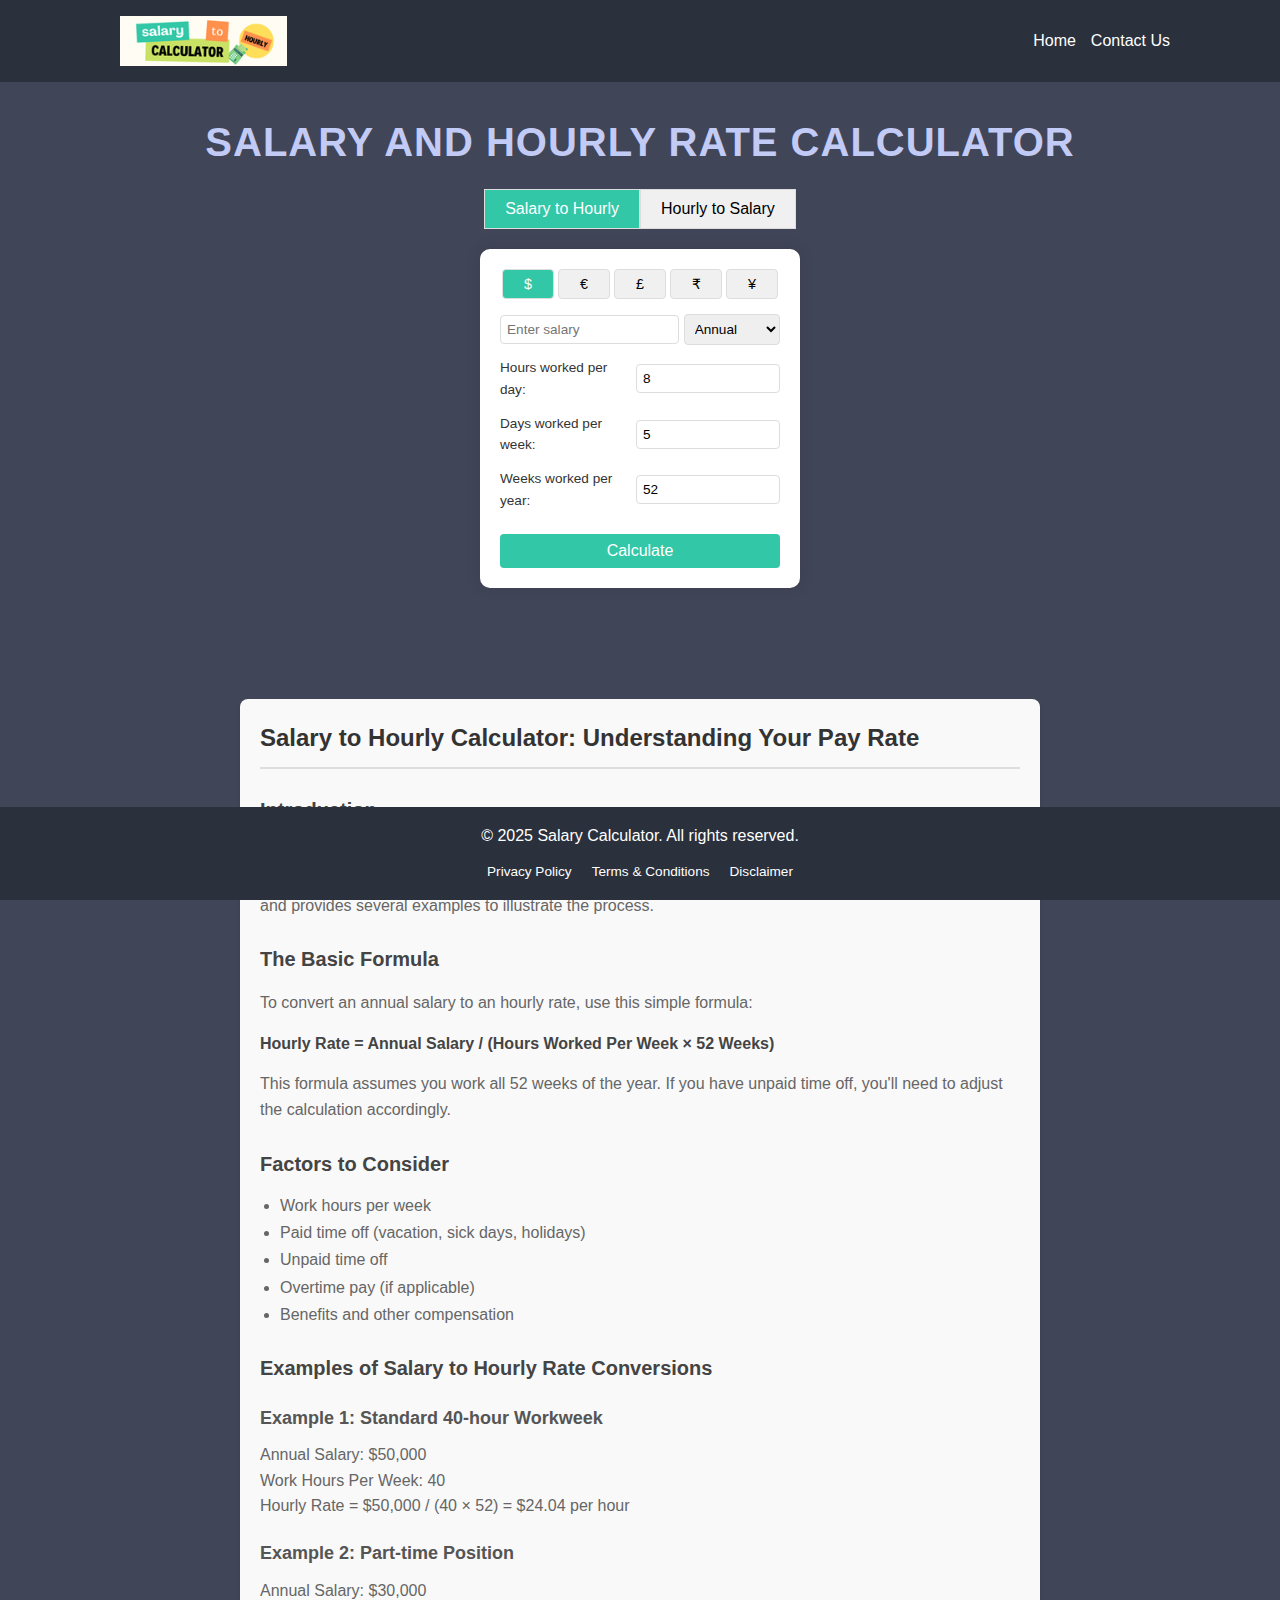
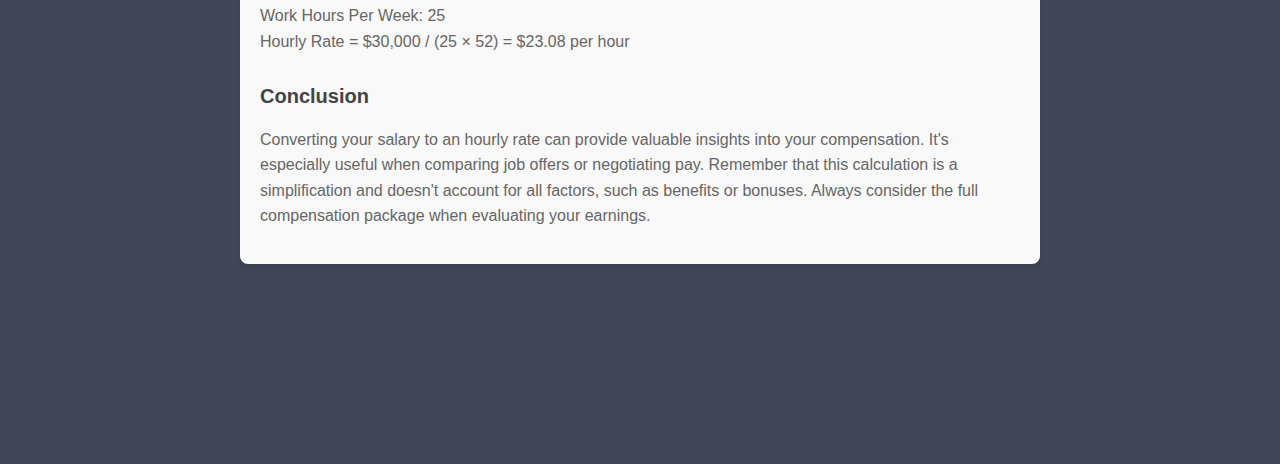
<file: index.html>
<!DOCTYPE html>
<html lang="en">
<head>
    <meta charset="UTF-8">
    <meta name="viewport" content="width=device-width, initial-scale=1.0">
    <title>Salary and Hourly Rate Calculator</title>
    <link rel="stylesheet" href="style.css">
</head>
<body>

<header>
    <div class="container-box">
        <div class="header-left">
            <img src="Salary to Hourly Calculator.png" alt="Logo" class="logo">
        </div>
        <div class="header-right">
            <nav>
                <ul class="menu">
                    <li><a href="index.html">Home</a></li>
                    <li><a href="https://wereviewaitools.com">Contact Us</a></li>
                    <!-- Add more menu items here -->
                </ul>
            </nav>
        </div>
    </div>
</header>


<div class="main-content">
    <h1 class="main-heading">Salary and Hourly Rate Calculator</h1>

    <div class="calculator-toggle">
        <button id="salaryToHourlyBtn" class="active">Salary to Hourly</button>
        <button id="hourlyToSalaryBtn">Hourly to Salary</button>
    </div>

    <div id="salaryToHourlyCalculator" class="calculator-container">
        <div class="calculator">
            <div class="currency-buttons">
                <button class="currency active" data-currency="$">$</button>
                <button class="currency" data-currency="€">€</button>
                <button class="currency" data-currency="£">£</button>
                <button class="currency" data-currency="₹">₹</button>
                <button class="currency" data-currency="¥">¥</button>
            </div>
            <div class="form-group salary-input">
                <input type="number" id="salary" placeholder="Enter salary">
                <select id="salaryType">
                    <option value="annual">Annual</option>
                    <option value="monthly">Monthly</option>
                    <option value="weekly">Weekly</option>
                    <option value="daily">Daily</option>
                </select>
            </div>
            <div class="form-group">
                <label for="hoursPerDay">Hours worked per day:</label>
                <input type="number" id="hoursPerDay" value="8">
            </div>
            <div class="form-group">
                <label for="daysPerWeek">Days worked per week:</label>
                <input type="number" id="daysPerWeek" value="5">
            </div>
            <div class="form-group">
                <label for="weeksPerYear">Weeks worked per year:</label>
                <input type="number" id="weeksPerYear" value="52">
            </div>
            <button id="calculateBtn" onclick="calculateSalaryToHourly()">Calculate</button>
            <div id="salaryToHourlyResult"></div>
        </div>
    </div>

    <div id="hourlyToSalaryCalculator" class="calculator-container" style="display: none;">
        <div class="calculator">
            <div class="currency-buttons">
                <button class="currency active" data-currency="$">$</button>
                <button class="currency" data-currency="€">€</button>
                <button class="currency" data-currency="£">£</button>
                <button class="currency" data-currency="₹">₹</button>
                <button class="currency" data-currency="¥">¥</button>
            </div>
            <div class="form-group hourly-input">
                <input type="number" id="hourlyRate" placeholder="Enter hourly rate">
            </div>
            <div class="form-group">
                <label for="hoursPerDayHourly">Hours worked per day:</label>
                <input type="number" id="hoursPerDayHourly" value="8">
            </div>
            <div class="form-group">
                <label for="daysPerWeekHourly">Days worked per week:</label>
                <input type="number" id="daysPerWeekHourly" value="5">
            </div>
            <div class="form-group">
                <label for="weeksPerYearHourly">Weeks worked per year:</label>
                <input type="number" id="weeksPerYearHourly" value="52">
            </div>
            <button id="calculateHourlyToSalaryBtn" onclick="calculateHourlyToSalary()">Calculate</button>
            <div id="hourlyToSalaryResult"></div>
        </div>
    </div>

    <div class="info-container">
    <h2>Salary to Hourly Calculator: Understanding Your Pay Rate</h2>
    
    <h3>Introduction</h3>
    <p>Understanding how your annual salary translates to an hourly rate is crucial for budgeting, comparing job offers, or negotiating compensation. This guide explains how to convert a yearly salary to an hourly wage and provides several examples to illustrate the process.</p>
    
    <h3>The Basic Formula</h3>
    <p>To convert an annual salary to an hourly rate, use this simple formula:</p>
    <p><strong>Hourly Rate = Annual Salary / (Hours Worked Per Week × 52 Weeks)</strong></p>
    <p>This formula assumes you work all 52 weeks of the year. If you have unpaid time off, you'll need to adjust the calculation accordingly.</p>
    
    <h3>Factors to Consider</h3>
    <ul>
        <li>Work hours per week</li>
        <li>Paid time off (vacation, sick days, holidays)</li>
        <li>Unpaid time off</li>
        <li>Overtime pay (if applicable)</li>
        <li>Benefits and other compensation</li>
    </ul>
    
    <h3>Examples of Salary to Hourly Rate Conversions</h3>
    <h4>Example 1: Standard 40-hour Workweek</h4>
    <p>Annual Salary: $50,000<br>
    Work Hours Per Week: 40<br>
    Hourly Rate = $50,000 / (40 × 52) = $24.04 per hour</p>
    
    <h4>Example 2: Part-time Position</h4>
    <p>Annual Salary: $30,000<br>
    Work Hours Per Week: 25<br>
    Hourly Rate = $30,000 / (25 × 52) = $23.08 per hour</p>
    
    <h3>Conclusion</h3>
    <p>Converting your salary to an hourly rate can provide valuable insights into your compensation. It's especially useful when comparing job offers or negotiating pay. Remember that this calculation is a simplification and doesn't account for all factors, such as benefits or bonuses. Always consider the full compensation package when evaluating your earnings.</p>
</div>
</div>

 



<script>
let selectedCurrency = '$';

document.addEventListener('DOMContentLoaded', function() {
    const salaryToHourlyBtn = document.getElementById('salaryToHourlyBtn');
    const hourlyToSalaryBtn = document.getElementById('hourlyToSalaryBtn');
    const salaryToHourlyCalculator = document.getElementById('salaryToHourlyCalculator');
    const hourlyToSalaryCalculator = document.getElementById('hourlyToSalaryCalculator');

    salaryToHourlyBtn.addEventListener('click', function() {
        salaryToHourlyBtn.classList.add('active');
        hourlyToSalaryBtn.classList.remove('active');
        salaryToHourlyCalculator.style.display = 'block';
        hourlyToSalaryCalculator.style.display = 'none';
    });

    hourlyToSalaryBtn.addEventListener('click', function() {
        hourlyToSalaryBtn.classList.add('active');
        salaryToHourlyBtn.classList.remove('active');
        hourlyToSalaryCalculator.style.display = 'block';
        salaryToHourlyCalculator.style.display = 'none';
    });

    document.querySelectorAll('.currency').forEach(button => {
        button.addEventListener('click', function() {
            document.querySelectorAll('.currency.active').forEach(activeButton => {
                activeButton.classList.remove('active');
            });
            this.classList.add('active');
            selectedCurrency = this.dataset.currency;
        });
    });
});

function calculateSalaryToHourly() {
    const salary = parseFloat(document.getElementById('salary').value);
    const salaryType = document.getElementById('salaryType').value;
    const hoursPerDay = parseFloat(document.getElementById('hoursPerDay').value);
    const daysPerWeek = parseFloat(document.getElementById('daysPerWeek').value);
    const weeksPerYear = parseFloat(document.getElementById('weeksPerYear').value);

    let hourlyWage;
    switch(salaryType) {
        case 'annual':
            hourlyWage = salary / (weeksPerYear * daysPerWeek * hoursPerDay);
            break;
        case 'monthly':
            hourlyWage = (salary * 12) / (weeksPerYear * daysPerWeek * hoursPerDay);
            break;
        case 'weekly':
            hourlyWage = salary / (daysPerWeek * hoursPerDay);
            break;
        case 'daily':
            hourlyWage = salary / hoursPerDay;
            break;
    }

    const weeklyWage = hourlyWage * hoursPerDay * daysPerWeek;
    const monthlyWage = weeklyWage * 4;
    const annualWage = monthlyWage * 12;

    const result = document.getElementById('salaryToHourlyResult');
    result.innerHTML = `
        <p><strong>Hourly Pay:</strong> ${selectedCurrency}${hourlyWage.toFixed(2)}</p>
        <p><strong>Weekly Pay:</strong> ${selectedCurrency}${weeklyWage.toFixed(2)}</p>
        <p><strong>Monthly Pay:</strong> ${selectedCurrency}${monthlyWage.toFixed(2)}</p>
        <p><strong>Annual Pay:</strong> ${selectedCurrency}${annualWage.toFixed(2)}</p>
    `;
    result.style.display = 'block';
}

function calculateHourlyToSalary() {
    const hourlyRate = parseFloat(document.getElementById('hourlyRate').value);
    const hoursPerDay = parseFloat(document.getElementById('hoursPerDayHourly').value);
    const daysPerWeek = parseFloat(document.getElementById('daysPerWeekHourly').value);
    const weeksPerYear = parseFloat(document.getElementById('weeksPerYearHourly').value);

    const weeklyPay = hourlyRate * hoursPerDay * daysPerWeek;
    const monthlyPay = weeklyPay * 4;
    const annualPay = weeklyPay * weeksPerYear;

    const result = document.getElementById('hourlyToSalaryResult');
    result.innerHTML = `
        <p><strong>Weekly Pay:</strong> ${selectedCurrency}${weeklyPay.toFixed(2)}</p>
        <p><strong>Monthly Pay:</strong> ${selectedCurrency}${monthlyPay.toFixed(2)}</p>
        <p><strong>Annual Pay:</strong> ${selectedCurrency}${annualPay.toFixed(2)}</p>
    `;
    result.style.display = 'block';
}





</script>

<footer>
    <div class="container">
        <p>&copy; 2025 Salary Calculator. All rights reserved.</p>
        <ul class="footer-links">
            <li><a href="privacy-policy.html">Privacy Policy</a></li>
            <li><a href="terms-conditions.html">Terms & Conditions</a></li>
            <li><a href="disclaimer.html">Disclaimer</a></li>
        </ul>
    </div>
    
</footer>



</body>
</html>
</file>
<file: style.css>
* {
    box-sizing: border-box;
    margin: 0;
    padding: 0;
   
}

body {
    font-family: Arial, sans-serif;
    line-height: 1.6;
    color: #333;
    background-color: #414558;
    padding-top: 80px; /* Adjust based on your header height */
    
}

.container {
    
    max-width: 1100px;
    margin: auto;
    overflow: hidden;
    padding: 0 20px;
}

header {
    
    background: #2a303c;
    color: #fff;
    padding: 1rem 0;
    text-align: center;

        position: fixed;
    top: 0;
    width: 100%;
    z-index: 999;
}

footer {
    background: #2a303c;
    color: #fff;
    text-align: center;
    padding: 1rem 0;
    position: fixed;
    bottom: 0;
    width: 100%;
}

.calculator-container {
    display: flex;
    justify-content: center;
    align-items: center;
    min-height: auto;   
     padding: 20px;
    margin-bottom: 60px; /* Add margin to prevent overlap with footer */
}

.calculator {
    background-color: white;
    padding: 20px;
    border-radius: 10px;
    box-shadow: 0 0 15px rgba(0, 0, 0, 0.1);
    width: 100%;
    max-width: 320px; /* Reduced max-width */
}

.currency-buttons {
    display: flex;
    justify-content: space-between;
    margin-bottom: 15px;
}

.currency-buttons button {
    flex: 1;
    margin: 0 2px;
    padding: 6px;
    background-color: #f0f0f0;
    border: 1px solid #ddd;
    cursor: pointer;
    border-radius: 4px;
    transition: all 0.3s ease;
    font-size: 0.9em;
}

.currency-buttons button.active {
    background-color: #32c7a6;
    color: white;
}

.form-group {
    margin-bottom: 12px;
    display: flex;
    align-items: center;
}

label {
    flex: 0 0 45%;
    font-size: 0.85em;
    margin-right: 10px;
}

input,
select {
    flex: 1;
    padding: 6px;
    border: 1px solid #ddd;
    border-radius: 4px;
    font-size: 0.85em;
    width: 100%;
}

.salary-input {
    display: flex;
    gap: 5px;
    align-items: center;
}

.salary-input input {
    flex: 2;
}

.salary-input select {
    flex: 1;
}

button#calculateBtn {
    width: 100%;
    padding: 8px;
    background-color: #32c7a6;
    color: white;
    border: none;
    border-radius: 4px;
    cursor: pointer;
    font-size: 1em;
    transition: background-color 0.3s;
    margin-top: 10px;
}

button#calculateBtn:hover {
    background-color: #0cc49c;
}

#result {
    margin-top: 15px;
    display: none;
    background-color: #f9f9f9;
    padding: 10px;
    border-radius: 4px;
    font-size: 0.85em;
}

@media (max-width: 600px) {
    .calculator {
        max-width: 380px; /* Adjust the max-width for smaller screens */
        padding: 15px;
    }

    .form-group {
        flex-direction: row;
        align-items: flex-start;
    }

    label {
        margin-bottom: 4px;
        font-size: 0.8em;
    }

    input,
    select {
        font-size: 0.8em;
    }

    .calculator-container {
        padding: 10px;
        margin-bottom: 50px; /* Adjusted margin for smaller screens */
    }
}

.footer-links {
    list-style: none;
    padding: 0;
    display: flex;
    justify-content: center;
    margin-top: 10px;
}

.footer-links li {
    margin: 0 10px;
}

.footer-links a {
    color: #fff;
    text-decoration: none;
    font-size: 0.85em;
    transition: color 0.3s;
}

.footer-links a:hover {
    color: #4CAF50;
}


.container-box {
   
    display: flex;
    justify-content: space-between;
    align-items: center;
    padding: 10px 20px; /* Adjust padding as per your design */
}

.container-box {
    max-width: 1100px;
    margin: auto;
    overflow: hidden;
    padding: 0 20px;
}

.header-left {
    flex: 1;
    display: flex;
    align-items: center;
    padding: 0 10px;
}
.header-left .logo {
    max-height: 50px;
    margin-right: 20px; /* Add margin to the right of the logo */
}

.logo {
    height: 60px; /* Adjust according to your design */
    width: auto; /* Automatically adjust width based on height to maintain aspect ratio */
} 

.header-center {
    flex: 2;
    display: flex;
    justify-content: center;
}
.header-right {
    flex: 1;
    display: flex;
    justify-content: flex-end;
}
.menu {
    list-style: none;
    display: flex;
    gap: 15px;
}
.menu li {
    display: inline;
}
.menu a {
    color: #fff;
    text-decoration: none;
    font-size: 1em;
    transition: color 0.3s;
}
.menu a:hover {
    color: #ddd;
}


/* information about tools */

.info-container {
    max-width: 800px;
    margin: 200px auto;
    margin-top: -50px;
    padding: 20px;
    background-color: #f9f9f9;
    border-radius: 8px;
    box-shadow: 0 2px 4px rgba(0, 0, 0, 0.1);
}

.info-container h2 {
    color: #333;
    font-size: 24px;
    margin-bottom: 20px;
    border-bottom: 2px solid #ddd;
    padding-bottom: 10px;
}

.info-container h3 {
    color: #444;
    font-size: 20px;
    margin-top: 25px;
    margin-bottom: 15px;
}

.info-container h4 {
    color: #555;
    font-size: 18px;
    margin-top: 20px;
    margin-bottom: 10px;
}

.info-container p {
    color: #666;
    line-height: 1.6;
    margin-bottom: 15px;
}

.info-container ul {
    margin-left: 20px;
    margin-bottom: 15px;
}

.info-container li {
    color: #666;
    line-height: 1.4;
    margin-bottom: 5px;
}

.info-container strong {
    color: #444;
}


.main-heading {
    text-align: center;
    color: #c2cbf5;
    font-size: 2.5rem;
    font-weight: 700;
    margin: 30px 0 15px;
    padding: 0 20px;
    text-transform: uppercase;
    letter-spacing: 1px;
    font-family: Arial, sans-serif;
}

.tit h1{
    text-align: center; 
    color: #c2cbf5;
    font-size: 2.5rem;
    font-weight: 700;
    margin: 50px 0 15px;
    padding: 0 20px;
    text-transform: uppercase;
    letter-spacing: 1px;
    font-family: Arial, sans-serif;
}

@media (max-width: 768px) {
    .main-heading {
        font-size: 2rem;
        margin: 30px 0 20px;
    }
}

.calculator-container {
    margin-top: 20px;
    /* Your existing calculator-container styles */
}




/* // another calculator */



.calculator-container {
    display: flex;
    justify-content: center;
    align-items: flex-start;
    min-height: 500px; /* Adjust this value based on your needs */
    padding: 20px;
    margin-bottom: 20px;
}

.calculator {
    background-color: white;
    padding: 20px;
    border-radius: 10px;
    box-shadow: 0 0 15px rgba(0, 0, 0, 0.1);
    width: 100%;
    max-width: 320px;
    position: absolute;
    top: 0;
    left: 50%;
    transform: translateX(-50%);
    transition: opacity 0.3s ease, visibility 0.3s ease;
}

#salaryToHourlyCalculator,
#hourlyToSalaryCalculator {
    position: relative;
    width: 100%;
    max-width: 320px;
    min-height: 500px; /* Should match the min-height of calculator-container */
    margin: 0 auto;
}

#salaryToHourlyCalculator .calculator,
#hourlyToSalaryCalculator .calculator {
    opacity: 1;
    visibility: visible;
}

#salaryToHourlyCalculator.hidden .calculator,
#hourlyToSalaryCalculator.hidden .calculator {
    opacity: 0;
    visibility: hidden;
}

.calculator-toggle {
    display: flex;
    justify-content: center;
    margin-bottom: 20px;
}

.calculator-toggle button {
    padding: 10px 20px;
    font-size: 16px;
    background-color: #f0f0f0;
    border: 1px solid #ddd;
    cursor: pointer;
    transition: all 0.3s ease;
}

.calculator-toggle button.active {
    background-color: #32c7a6;
    color: white;
}


#calculateBtn, #calculateHourlyToSalaryBtn {
    width: 100%;
    padding: 8px;
    background-color: #32c7a6;
    color: white;
    border: none;
    border-radius: 4px;
    cursor: pointer;
    font-size: 1em;
    transition: background-color 0.3s;
    margin-top: 10px;
}

#calculateBtn:hover, #calculateHourlyToSalaryBtn:hover {
    background-color: #0eba95;
}

 #hourlyToSalaryResult {
    margin-top: 15px;
    display: none;
    background-color: #f9f9f9;
    padding: 10px;
    border-radius: 4px;
    font-size: 0.85em;
}



/* // page design */

.info-page {
    max-width: 800px;
    margin: 200px auto;
    margin-top: -7px;
    padding: 20px;
    background-color: #f9f9f9;
    border-radius: 8px;
    box-shadow: 0 2px 4px rgba(0, 0, 0, 0.1);
}

.info-page h2 {
    color: #333;
    font-size: 24px;
    margin-bottom: 20px;
    border-bottom: 2px solid #ddd;
    padding-bottom: 10px;
}

.info-page h3 {
    color: #444;
    font-size: 20px;
    margin-top: 25px;
    margin-bottom: 15px;
}

.info-page h4 {
    color: #555;
    font-size: 18px;
    margin-top: 20px;
    margin-bottom: 10px;
}

.info-page p {
    color: #666;
    line-height: 1.6;
    margin-bottom: 15px;
}

.info-page ul {
    margin-left: 20px;
    margin-bottom: 15px;
}

.info-page li {
    color: #666;
    line-height: 1.4;
    margin-bottom: 5px;
}

.info-page strong {
    color: #444;
}
</file>
